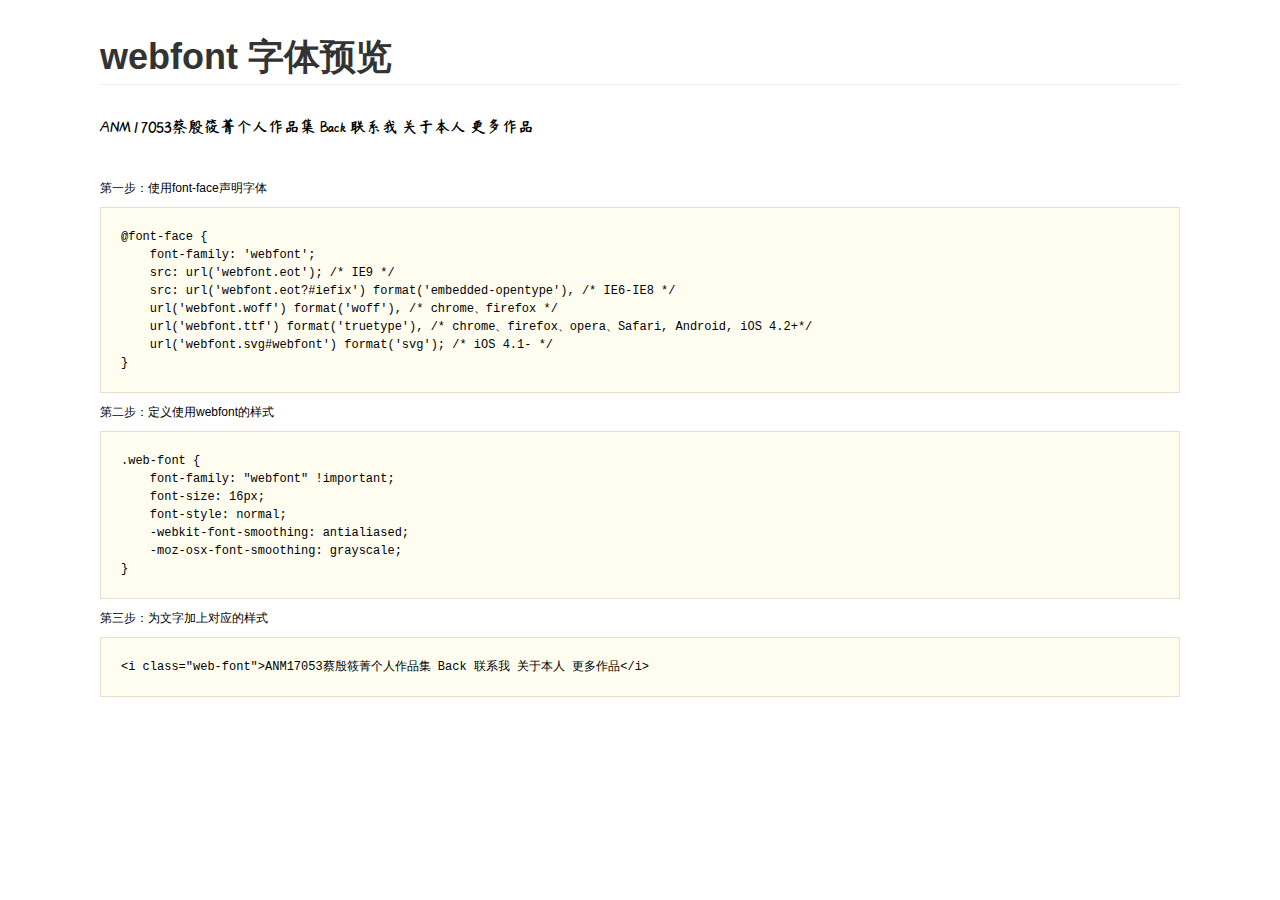
<file: font/demo.html>
<html>
<head>
    <meta charset="utf-8"/>
    <title>webfont</title>
    <style type="text/css">
    *{margin: 0;padding: 0;list-style: none;}
/*
KISSY CSS Reset
理念：1. reset 的目的不是清除浏览器的默认样式，这仅是部分工作。清除和重置是紧密不可分的。
2. reset 的目的不是让默认样式在所有浏览器下一致，而是减少默认样式有可能带来的问题。
3. reset 期望提供一套普适通用的基础样式。但没有银弹，推荐根据具体需求，裁剪和修改后再使用。
特色：1. 适应中文；2. 基于最新主流浏览器。
维护：玉伯<lifesinger@gmail.com>, 正淳<ragecarrier@gmail.com>
 */

/** 清除内外边距 **/
body, h1, h2, h3, h4, h5, h6, hr, p, blockquote, /* structural elements 结构元素 */
dl, dt, dd, ul, ol, li, /* list elements 列表元素 */
pre, /* text formatting elements 文本格式元素 */
form, fieldset, legend, button, input, textarea, /* form elements 表单元素 */
th, td /* table elements 表格元素 */ {
  margin: 0;
  padding: 0;
}

/** 设置默认字体 **/
body,
button, input, select, textarea /* for ie */ {
  font: 12px/1.5 tahoma, arial, \5b8b\4f53, sans-serif;
}
h1, h2, h3, h4, h5, h6 { font-size: 100%; }
address, cite, dfn, em, var { font-style: normal; } /* 将斜体扶正 */
code, kbd, pre, samp { font-family: courier new, courier, monospace; } /* 统一等宽字体 */
small { font-size: 12px; } /* 小于 12px 的中文很难阅读，让 small 正常化 */

/** 重置列表元素 **/
ul, ol { list-style: none; }

/** 重置文本格式元素 **/
a { text-decoration: none; }
a:hover { text-decoration: underline; }


/** 重置表单元素 **/
legend { color: #000; } /* for ie6 */
fieldset, img { border: 0; } /* img 搭车：让链接里的 img 无边框 */
button, input, select, textarea { font-size: 100%; } /* 使得表单元素在 ie 下能继承字体大小 */
/* 注：optgroup 无法扶正 */

/** 重置表格元素 **/
table { border-collapse: collapse; border-spacing: 0; }

/* 清除浮动 */
.ks-clear:after, .clear:after {
  content: '\20';
  display: block;
  height: 0;
  clear: both;
}

.ks-clear, .clear {
  *zoom: 1;
}

.main {padding: 30px 100px;}
.main h1{font-size:36px; color:#333; text-align:left;margin-bottom:30px; border-bottom: 1px solid #eee;}

.helps{margin-top:40px;}
.helps pre{
  padding:20px;
  margin:10px 0;
  border:solid 1px #e7e1cd;
  background-color: #fffdef;
  overflow: auto;
}

.icon_lists li{
  float:left;
  width: 100px;
  height:150px;
  text-align: center;
}

.icon_lists .icon{
  font-size: 42px;
  line-height: 100px;
  margin: 10px 0;
  color:#333;
  -webkit-transition: font-size 0.25s ease-out 0s;
  -moz-transition: font-size 0.25s ease-out 0s;
  transition: font-size 0.25s ease-out 0s;
}

.icon_lists .icon:hover{
  font-size: 100px;
}

@font-face {
  font-family: "webfont";
  src: url('webfont.eot'); /* IE9 */
  src: url('webfont.eot?#iefix') format('embedded-opentype'), /* IE6-IE8 */
  url('webfont.woff') format('woff'), /* chrome、firefox */
  url('webfont.ttf') format('truetype'), /* chrome、firefox、opera、Safari, Android, iOS 4.2+*/
  url('webfont.svg#webfont') format('svg'); /* iOS 4.1- */
}

.web-font {
  font-family: "webfont" !important;
  font-size: 16px;
  font-style: normal;
  -webkit-font-smoothing: antialiased;
  -moz-osx-font-smoothing: grayscale;
}
    </style>
</head>
<body>
    <div class="main">
        <h1>webfont 字体预览</h1>
        <p class="web-font">ANM17053蔡殷筱菁个人作品集 Back 联系我 关于本人 更多作品</p>


        <div class="helps">
            第一步：使用font-face声明字体
            <pre>
@font-face {
    font-family: 'webfont';
    src: url('webfont.eot'); /* IE9 */
    src: url('webfont.eot?#iefix') format('embedded-opentype'), /* IE6-IE8 */
    url('webfont.woff') format('woff'), /* chrome、firefox */
    url('webfont.ttf') format('truetype'), /* chrome、firefox、opera、Safari, Android, iOS 4.2+*/
    url('webfont.svg#webfont') format('svg'); /* iOS 4.1- */
}
</pre>
第二步：定义使用webfont的样式
            <pre>
.web-font {
    font-family: "webfont" !important;
    font-size: 16px;
    font-style: normal;
    -webkit-font-smoothing: antialiased;
    -moz-osx-font-smoothing: grayscale;
}
</pre>
第三步：为文字加上对应的样式
<pre>
&lt;i class="web-font"&gt;ANM17053蔡殷筱菁个人作品集 Back 联系我 关于本人 更多作品&lt;/i&gt;
</pre>
        </div>

    </div>
</body>
</html>
</file>
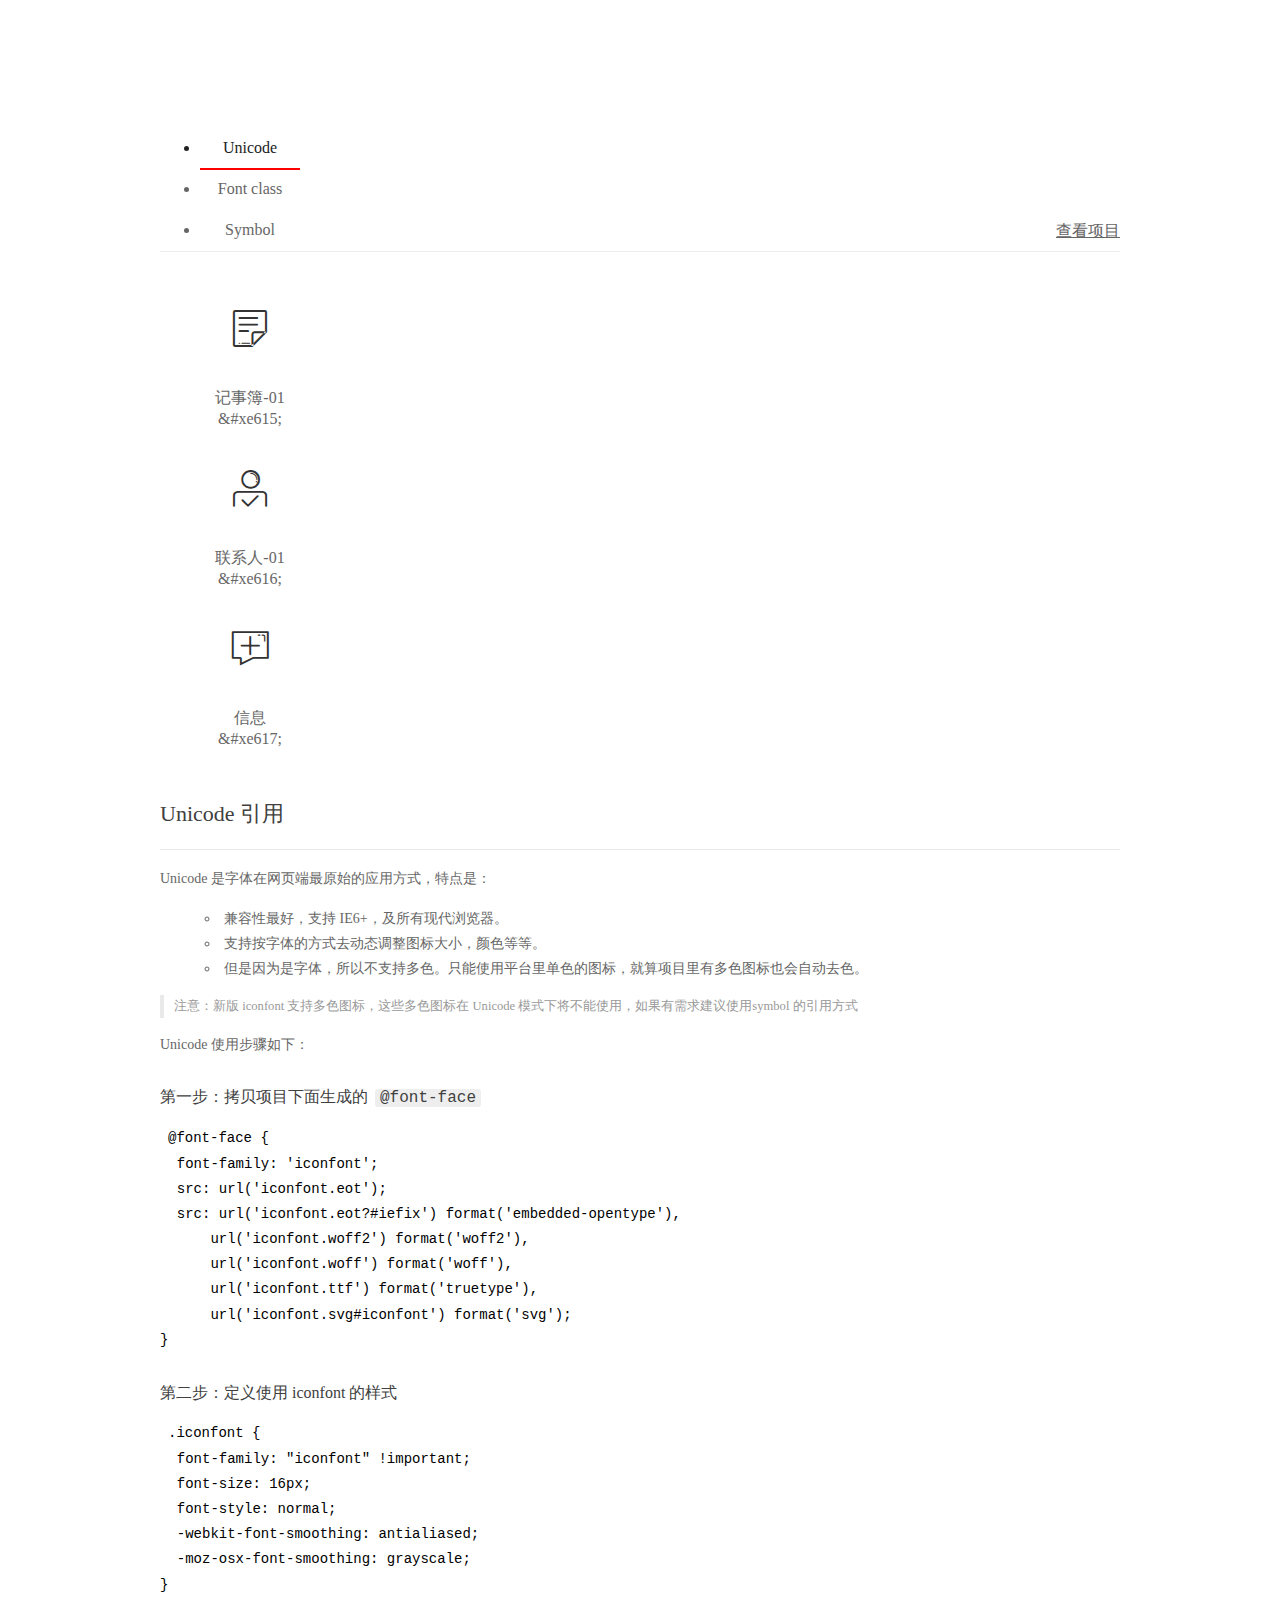
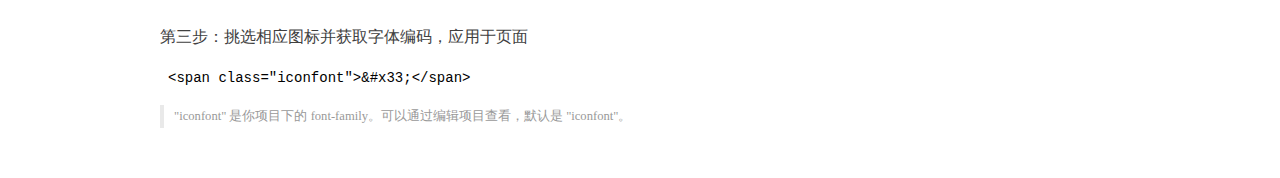
<file: font1/demo_index.html>
<!DOCTYPE html>
<html>
<head>
  <meta charset="utf-8"/>
  <title>IconFont Demo</title>
  <link rel="shortcut icon" href="https://gtms04.alicdn.com/tps/i4/TB1_oz6GVXXXXaFXpXXJDFnIXXX-64-64.ico" type="image/x-icon"/>
  <link rel="stylesheet" href="https://g.alicdn.com/thx/cube/1.3.2/cube.min.css">
  <link rel="stylesheet" href="demo.css">
  <link rel="stylesheet" href="iconfont.css">
  <script src="iconfont.js"></script>
  <!-- jQuery -->
  <script src="https://a1.alicdn.com/oss/uploads/2018/12/26/7bfddb60-08e8-11e9-9b04-53e73bb6408b.js"></script>
  <!-- 代码高亮 -->
  <script src="https://a1.alicdn.com/oss/uploads/2018/12/26/a3f714d0-08e6-11e9-8a15-ebf944d7534c.js"></script>
</head>
<body>
  <div class="main">
    <h1 class="logo"><a href="https://www.iconfont.cn/" title="iconfont 首页" target="_blank">&#xe86b;</a></h1>
    <div class="nav-tabs">
      <ul id="tabs" class="dib-box">
        <li class="dib active"><span>Unicode</span></li>
        <li class="dib"><span>Font class</span></li>
        <li class="dib"><span>Symbol</span></li>
      </ul>
      
      <a href="https://www.iconfont.cn/manage/index?manage_type=myprojects&projectId=1228373" target="_blank" class="nav-more">查看项目</a>
      
    </div>
    <div class="tab-container">
      <div class="content unicode" style="display: block;">
          <ul class="icon_lists dib-box">
          
            <li class="dib">
              <span class="icon iconfont">&#xe615;</span>
                <div class="name">记事簿-01</div>
                <div class="code-name">&amp;#xe615;</div>
              </li>
          
            <li class="dib">
              <span class="icon iconfont">&#xe616;</span>
                <div class="name">联系人-01</div>
                <div class="code-name">&amp;#xe616;</div>
              </li>
          
            <li class="dib">
              <span class="icon iconfont">&#xe617;</span>
                <div class="name">信息</div>
                <div class="code-name">&amp;#xe617;</div>
              </li>
          
          </ul>
          <div class="article markdown">
          <h2 id="unicode-">Unicode 引用</h2>
          <hr>

          <p>Unicode 是字体在网页端最原始的应用方式，特点是：</p>
          <ul>
            <li>兼容性最好，支持 IE6+，及所有现代浏览器。</li>
            <li>支持按字体的方式去动态调整图标大小，颜色等等。</li>
            <li>但是因为是字体，所以不支持多色。只能使用平台里单色的图标，就算项目里有多色图标也会自动去色。</li>
          </ul>
          <blockquote>
            <p>注意：新版 iconfont 支持多色图标，这些多色图标在 Unicode 模式下将不能使用，如果有需求建议使用symbol 的引用方式</p>
          </blockquote>
          <p>Unicode 使用步骤如下：</p>
          <h3 id="-font-face">第一步：拷贝项目下面生成的 <code>@font-face</code></h3>
<pre><code class="language-css"
>@font-face {
  font-family: 'iconfont';
  src: url('iconfont.eot');
  src: url('iconfont.eot?#iefix') format('embedded-opentype'),
      url('iconfont.woff2') format('woff2'),
      url('iconfont.woff') format('woff'),
      url('iconfont.ttf') format('truetype'),
      url('iconfont.svg#iconfont') format('svg');
}
</code></pre>
          <h3 id="-iconfont-">第二步：定义使用 iconfont 的样式</h3>
<pre><code class="language-css"
>.iconfont {
  font-family: "iconfont" !important;
  font-size: 16px;
  font-style: normal;
  -webkit-font-smoothing: antialiased;
  -moz-osx-font-smoothing: grayscale;
}
</code></pre>
          <h3 id="-">第三步：挑选相应图标并获取字体编码，应用于页面</h3>
<pre>
<code class="language-html"
>&lt;span class="iconfont"&gt;&amp;#x33;&lt;/span&gt;
</code></pre>
          <blockquote>
            <p>"iconfont" 是你项目下的 font-family。可以通过编辑项目查看，默认是 "iconfont"。</p>
          </blockquote>
          </div>
      </div>
      <div class="content font-class">
        <ul class="icon_lists dib-box">
          
          <li class="dib">
            <span class="icon iconfont icon-jishibu-"></span>
            <div class="name">
              记事簿-01
            </div>
            <div class="code-name">.icon-jishibu-
            </div>
          </li>
          
          <li class="dib">
            <span class="icon iconfont icon-lianxiren-"></span>
            <div class="name">
              联系人-01
            </div>
            <div class="code-name">.icon-lianxiren-
            </div>
          </li>
          
          <li class="dib">
            <span class="icon iconfont icon-xinxi"></span>
            <div class="name">
              信息
            </div>
            <div class="code-name">.icon-xinxi
            </div>
          </li>
          
        </ul>
        <div class="article markdown">
        <h2 id="font-class-">font-class 引用</h2>
        <hr>

        <p>font-class 是 Unicode 使用方式的一种变种，主要是解决 Unicode 书写不直观，语意不明确的问题。</p>
        <p>与 Unicode 使用方式相比，具有如下特点：</p>
        <ul>
          <li>兼容性良好，支持 IE8+，及所有现代浏览器。</li>
          <li>相比于 Unicode 语意明确，书写更直观。可以很容易分辨这个 icon 是什么。</li>
          <li>因为使用 class 来定义图标，所以当要替换图标时，只需要修改 class 里面的 Unicode 引用。</li>
          <li>不过因为本质上还是使用的字体，所以多色图标还是不支持的。</li>
        </ul>
        <p>使用步骤如下：</p>
        <h3 id="-fontclass-">第一步：引入项目下面生成的 fontclass 代码：</h3>
<pre><code class="language-html">&lt;link rel="stylesheet" href="./iconfont.css"&gt;
</code></pre>
        <h3 id="-">第二步：挑选相应图标并获取类名，应用于页面：</h3>
<pre><code class="language-html">&lt;span class="iconfont icon-xxx"&gt;&lt;/span&gt;
</code></pre>
        <blockquote>
          <p>"
            iconfont" 是你项目下的 font-family。可以通过编辑项目查看，默认是 "iconfont"。</p>
        </blockquote>
      </div>
      </div>
      <div class="content symbol">
          <ul class="icon_lists dib-box">
          
            <li class="dib">
                <svg class="icon svg-icon" aria-hidden="true">
                  <use xlink:href="#icon-jishibu-"></use>
                </svg>
                <div class="name">记事簿-01</div>
                <div class="code-name">#icon-jishibu-</div>
            </li>
          
            <li class="dib">
                <svg class="icon svg-icon" aria-hidden="true">
                  <use xlink:href="#icon-lianxiren-"></use>
                </svg>
                <div class="name">联系人-01</div>
                <div class="code-name">#icon-lianxiren-</div>
            </li>
          
            <li class="dib">
                <svg class="icon svg-icon" aria-hidden="true">
                  <use xlink:href="#icon-xinxi"></use>
                </svg>
                <div class="name">信息</div>
                <div class="code-name">#icon-xinxi</div>
            </li>
          
          </ul>
          <div class="article markdown">
          <h2 id="symbol-">Symbol 引用</h2>
          <hr>

          <p>这是一种全新的使用方式，应该说这才是未来的主流，也是平台目前推荐的用法。相关介绍可以参考这篇<a href="">文章</a>
            这种用法其实是做了一个 SVG 的集合，与另外两种相比具有如下特点：</p>
          <ul>
            <li>支持多色图标了，不再受单色限制。</li>
            <li>通过一些技巧，支持像字体那样，通过 <code>font-size</code>, <code>color</code> 来调整样式。</li>
            <li>兼容性较差，支持 IE9+，及现代浏览器。</li>
            <li>浏览器渲染 SVG 的性能一般，还不如 png。</li>
          </ul>
          <p>使用步骤如下：</p>
          <h3 id="-symbol-">第一步：引入项目下面生成的 symbol 代码：</h3>
<pre><code class="language-html">&lt;script src="./iconfont.js"&gt;&lt;/script&gt;
</code></pre>
          <h3 id="-css-">第二步：加入通用 CSS 代码（引入一次就行）：</h3>
<pre><code class="language-html">&lt;style&gt;
.icon {
  width: 1em;
  height: 1em;
  vertical-align: -0.15em;
  fill: currentColor;
  overflow: hidden;
}
&lt;/style&gt;
</code></pre>
          <h3 id="-">第三步：挑选相应图标并获取类名，应用于页面：</h3>
<pre><code class="language-html">&lt;svg class="icon" aria-hidden="true"&gt;
  &lt;use xlink:href="#icon-xxx"&gt;&lt;/use&gt;
&lt;/svg&gt;
</code></pre>
          </div>
      </div>

    </div>
  </div>
  <script>
  $(document).ready(function () {
      $('.tab-container .content:first').show()

      $('#tabs li').click(function (e) {
        var tabContent = $('.tab-container .content')
        var index = $(this).index()

        if ($(this).hasClass('active')) {
          return
        } else {
          $('#tabs li').removeClass('active')
          $(this).addClass('active')

          tabContent.hide().eq(index).fadeIn()
        }
      })
    })
  </script>
</body>
</html>
</file>
<file: font1/demo.css>
/* Logo 字体 */
@font-face {
  font-family: "iconfont logo";
  src: url('https://at.alicdn.com/t/font_985780_km7mi63cihi.eot?t=1545807318834');
  src: url('https://at.alicdn.com/t/font_985780_km7mi63cihi.eot?t=1545807318834#iefix') format('embedded-opentype'),
    url('https://at.alicdn.com/t/font_985780_km7mi63cihi.woff?t=1545807318834') format('woff'),
    url('https://at.alicdn.com/t/font_985780_km7mi63cihi.ttf?t=1545807318834') format('truetype'),
    url('https://at.alicdn.com/t/font_985780_km7mi63cihi.svg?t=1545807318834#iconfont') format('svg');
}

.logo {
  font-family: "iconfont logo";
  font-size: 160px;
  font-style: normal;
  -webkit-font-smoothing: antialiased;
  -moz-osx-font-smoothing: grayscale;
}

/* tabs */
.nav-tabs {
  position: relative;
}

.nav-tabs .nav-more {
  position: absolute;
  right: 0;
  bottom: 0;
  height: 42px;
  line-height: 42px;
  color: #666;
}

#tabs {
  border-bottom: 1px solid #eee;
}

#tabs li {
  cursor: pointer;
  width: 100px;
  height: 40px;
  line-height: 40px;
  text-align: center;
  font-size: 16px;
  border-bottom: 2px solid transparent;
  position: relative;
  z-index: 1;
  margin-bottom: -1px;
  color: #666;
}


#tabs .active {
  border-bottom-color: #f00;
  color: #222;
}

.tab-container .content {
  display: none;
}

/* 页面布局 */
.main {
  padding: 30px 100px;
  width: 960px;
  margin: 0 auto;
}

.main .logo {
  color: #333;
  text-align: left;
  margin-bottom: 30px;
  line-height: 1;
  height: 110px;
  margin-top: -50px;
  overflow: hidden;
  *zoom: 1;
}

.main .logo a {
  font-size: 160px;
  color: #333;
}

.helps {
  margin-top: 40px;
}

.helps pre {
  padding: 20px;
  margin: 10px 0;
  border: solid 1px #e7e1cd;
  background-color: #fffdef;
  overflow: auto;
}

.icon_lists {
  width: 100% !important;
  overflow: hidden;
  *zoom: 1;
}

.icon_lists li {
  width: 100px;
  margin-bottom: 10px;
  margin-right: 20px;
  text-align: center;
  list-style: none !important;
  cursor: default;
}

.icon_lists li .code-name {
  line-height: 1.2;
}

.icon_lists .icon {
  display: block;
  height: 100px;
  line-height: 100px;
  font-size: 42px;
  margin: 10px auto;
  color: #333;
  -webkit-transition: font-size 0.25s linear, width 0.25s linear;
  -moz-transition: font-size 0.25s linear, width 0.25s linear;
  transition: font-size 0.25s linear, width 0.25s linear;
}

.icon_lists .icon:hover {
  font-size: 100px;
}

.icon_lists .svg-icon {
  /* 通过设置 font-size 来改变图标大小 */
  width: 1em;
  /* 图标和文字相邻时，垂直对齐 */
  vertical-align: -0.15em;
  /* 通过设置 color 来改变 SVG 的颜色/fill */
  fill: currentColor;
  /* path 和 stroke 溢出 viewBox 部分在 IE 下会显示
      normalize.css 中也包含这行 */
  overflow: hidden;
}

.icon_lists li .name,
.icon_lists li .code-name {
  color: #666;
}

/* markdown 样式 */
.markdown {
  color: #666;
  font-size: 14px;
  line-height: 1.8;
}

.highlight {
  line-height: 1.5;
}

.markdown img {
  vertical-align: middle;
  max-width: 100%;
}

.markdown h1 {
  color: #404040;
  font-weight: 500;
  line-height: 40px;
  margin-bottom: 24px;
}

.markdown h2,
.markdown h3,
.markdown h4,
.markdown h5,
.markdown h6 {
  color: #404040;
  margin: 1.6em 0 0.6em 0;
  font-weight: 500;
  clear: both;
}

.markdown h1 {
  font-size: 28px;
}

.markdown h2 {
  font-size: 22px;
}

.markdown h3 {
  font-size: 16px;
}

.markdown h4 {
  font-size: 14px;
}

.markdown h5 {
  font-size: 12px;
}

.markdown h6 {
  font-size: 12px;
}

.markdown hr {
  height: 1px;
  border: 0;
  background: #e9e9e9;
  margin: 16px 0;
  clear: both;
}

.markdown p {
  margin: 1em 0;
}

.markdown>p,
.markdown>blockquote,
.markdown>.highlight,
.markdown>ol,
.markdown>ul {
  width: 80%;
}

.markdown ul>li {
  list-style: circle;
}

.markdown>ul li,
.markdown blockquote ul>li {
  margin-left: 20px;
  padding-left: 4px;
}

.markdown>ul li p,
.markdown>ol li p {
  margin: 0.6em 0;
}

.markdown ol>li {
  list-style: decimal;
}

.markdown>ol li,
.markdown blockquote ol>li {
  margin-left: 20px;
  padding-left: 4px;
}

.markdown code {
  margin: 0 3px;
  padding: 0 5px;
  background: #eee;
  border-radius: 3px;
}

.markdown strong,
.markdown b {
  font-weight: 600;
}

.markdown>table {
  border-collapse: collapse;
  border-spacing: 0px;
  empty-cells: show;
  border: 1px solid #e9e9e9;
  width: 95%;
  margin-bottom: 24px;
}

.markdown>table th {
  white-space: nowrap;
  color: #333;
  font-weight: 600;
}

.markdown>table th,
.markdown>table td {
  border: 1px solid #e9e9e9;
  padding: 8px 16px;
  text-align: left;
}

.markdown>table th {
  background: #F7F7F7;
}

.markdown blockquote {
  font-size: 90%;
  color: #999;
  border-left: 4px solid #e9e9e9;
  padding-left: 0.8em;
  margin: 1em 0;
}

.markdown blockquote p {
  margin: 0;
}

.markdown .anchor {
  opacity: 0;
  transition: opacity 0.3s ease;
  margin-left: 8px;
}

.markdown .waiting {
  color: #ccc;
}

.markdown h1:hover .anchor,
.markdown h2:hover .anchor,
.markdown h3:hover .anchor,
.markdown h4:hover .anchor,
.markdown h5:hover .anchor,
.markdown h6:hover .anchor {
  opacity: 1;
  display: inline-block;
}

.markdown>br,
.markdown>p>br {
  clear: both;
}


.hljs {
  display: block;
  background: white;
  padding: 0.5em;
  color: #333333;
  overflow-x: auto;
}

.hljs-comment,
.hljs-meta {
  color: #969896;
}

.hljs-string,
.hljs-variable,
.hljs-template-variable,
.hljs-strong,
.hljs-emphasis,
.hljs-quote {
  color: #df5000;
}

.hljs-keyword,
.hljs-selector-tag,
.hljs-type {
  color: #a71d5d;
}

.hljs-literal,
.hljs-symbol,
.hljs-bullet,
.hljs-attribute {
  color: #0086b3;
}

.hljs-section,
.hljs-name {
  color: #63a35c;
}

.hljs-tag {
  color: #333333;
}

.hljs-title,
.hljs-attr,
.hljs-selector-id,
.hljs-selector-class,
.hljs-selector-attr,
.hljs-selector-pseudo {
  color: #795da3;
}

.hljs-addition {
  color: #55a532;
  background-color: #eaffea;
}

.hljs-deletion {
  color: #bd2c00;
  background-color: #ffecec;
}

.hljs-link {
  text-decoration: underline;
}

/* 代码高亮 */
/* PrismJS 1.15.0
https://prismjs.com/download.html#themes=prism&languages=markup+css+clike+javascript */
/**
 * prism.js default theme for JavaScript, CSS and HTML
 * Based on dabblet (http://dabblet.com)
 * @author Lea Verou
 */
code[class*="language-"],
pre[class*="language-"] {
  color: black;
  background: none;
  text-shadow: 0 1px white;
  font-family: Consolas, Monaco, 'Andale Mono', 'Ubuntu Mono', monospace;
  text-align: left;
  white-space: pre;
  word-spacing: normal;
  word-break: normal;
  word-wrap: normal;
  line-height: 1.5;

  -moz-tab-size: 4;
  -o-tab-size: 4;
  tab-size: 4;

  -webkit-hyphens: none;
  -moz-hyphens: none;
  -ms-hyphens: none;
  hyphens: none;
}

pre[class*="language-"]::-moz-selection,
pre[class*="language-"] ::-moz-selection,
code[class*="language-"]::-moz-selection,
code[class*="language-"] ::-moz-selection {
  text-shadow: none;
  background: #b3d4fc;
}

pre[class*="language-"]::selection,
pre[class*="language-"] ::selection,
code[class*="language-"]::selection,
code[class*="language-"] ::selection {
  text-shadow: none;
  background: #b3d4fc;
}

@media print {

  code[class*="language-"],
  pre[class*="language-"] {
    text-shadow: none;
  }
}

/* Code blocks */
pre[class*="language-"] {
  padding: 1em;
  margin: .5em 0;
  overflow: auto;
}

:not(pre)>code[class*="language-"],
pre[class*="language-"] {
  background: #f5f2f0;
}

/* Inline code */
:not(pre)>code[class*="language-"] {
  padding: .1em;
  border-radius: .3em;
  white-space: normal;
}

.token.comment,
.token.prolog,
.token.doctype,
.token.cdata {
  color: slategray;
}

.token.punctuation {
  color: #999;
}

.namespace {
  opacity: .7;
}

.token.property,
.token.tag,
.token.boolean,
.token.number,
.token.constant,
.token.symbol,
.token.deleted {
  color: #905;
}

.token.selector,
.token.attr-name,
.token.string,
.token.char,
.token.builtin,
.token.inserted {
  color: #690;
}

.token.operator,
.token.entity,
.token.url,
.language-css .token.string,
.style .token.string {
  color: #9a6e3a;
  background: hsla(0, 0%, 100%, .5);
}

.token.atrule,
.token.attr-value,
.token.keyword {
  color: #07a;
}

.token.function,
.token.class-name {
  color: #DD4A68;
}

.token.regex,
.token.important,
.token.variable {
  color: #e90;
}

.token.important,
.token.bold {
  font-weight: bold;
}

.token.italic {
  font-style: italic;
}

.token.entity {
  cursor: help;
}
</file>
<file: font1/iconfont.css>
@font-face {font-family: "iconfont";
  src: url('iconfont.eot?t=1559658523232'); /* IE9 */
  src: url('iconfont.eot?t=1559658523232#iefix') format('embedded-opentype'), /* IE6-IE8 */
  url('[data-uri]') format('woff2'),
  url('iconfont.woff?t=1559658523232') format('woff'),
  url('iconfont.ttf?t=1559658523232') format('truetype'), /* chrome, firefox, opera, Safari, Android, iOS 4.2+ */
  url('iconfont.svg?t=1559658523232#iconfont') format('svg'); /* iOS 4.1- */
}

.iconfont {
  font-family: "iconfont" !important;
  font-size: 16px;
  font-style: normal;
  -webkit-font-smoothing: antialiased;
  -moz-osx-font-smoothing: grayscale;
}

.icon-jishibu-:before {
  content: "\e615";
}

.icon-lianxiren-:before {
  content: "\e616";
}

.icon-xinxi:before {
  content: "\e617";
}
</file>
